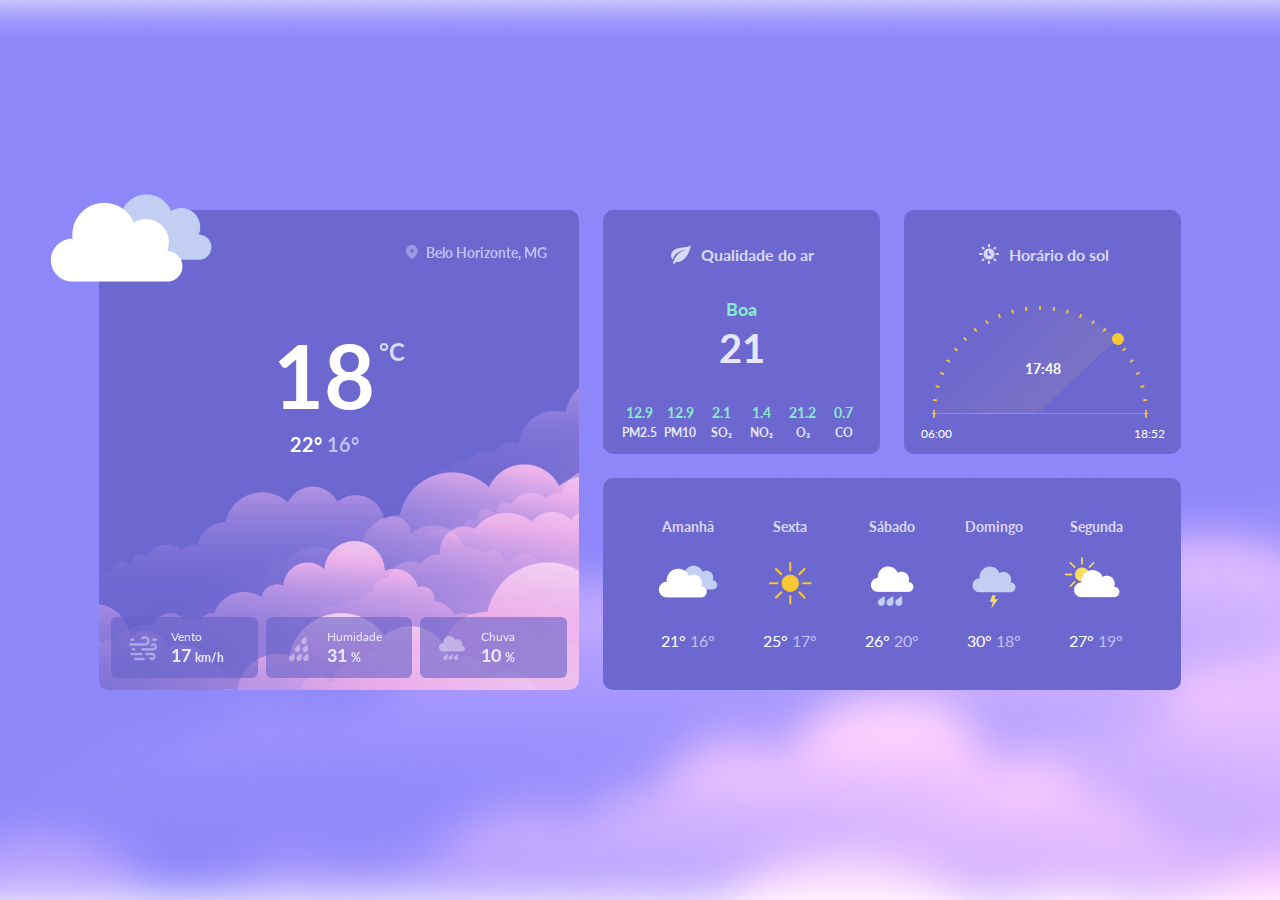
<file: puro/index.html>
<!DOCTYPE html>
<html lang="pt-br">
  <head>
    <link rel="preconnect" href="https://fonts.googleapis.com" />
    <link rel="preconnect" href="https://fonts.gstatic.com" crossorigin />
    <link
      href="https://fonts.googleapis.com/css2?family=Lato:wght@400;700&display=swap"
      rel="stylesheet"
    />
    <meta charset="UTF-8" />
    <meta name="viewport" content="width=device-width, initial-scale=1.0" />
    <title>Página de clima</title>
    <link rel="stylesheet" href="style.css" />
  </head>
  <body>
    <main>
      <section class="temperature-now">
        <div class="location">
          <img src="./assets/pin.png" alt="icone de localizacao" />
          <strong>Belo Horizonte, MG</strong>
        </div>
        <div class="temp">
          <div class="number">
            18
            <div class="maxmin">22° <span> 16° </span></div>
          </div>
          <div class="celsius">°C</div>
        </div>
        <div class="statistics">
          <div class="stats">
            <img src="./assets/wind.png" alt="icone de vento" />
            <div class="info">
              <p>Vento</p>
              <h5>17 <span>km/h</span></h5>
            </div>
          </div>
          <div class="stats">
            <img src="./assets/humidity.png" alt="icone de humidade" />
            <div class="info">
              <p>Humidade</p>
              <h5>31 <span>%</span></h5>
            </div>
          </div>
          <div class="stats">
            <img src="./assets/rain.png" alt="icone de chuva" />
            <div class="info">
              <p>Chuva</p>
              <h5>10 <span>%</span></h5>
            </div>
          </div>
        </div>
      </section>
      <section>
        <div class="air-quality">
          <h2 class="title">
            <img src="./assets/leaf.png" alt="icone de folha">
            Qualidade do ar
          </h2>
          <p class="good">Boa</p>
          <p class="number">21</p>
          <div class="info">
            <div class="number">
              <p>12.9</p>
              <small>PM2.5</small>
            </div>
            <div class="number">
              <p>12.9</p>
              <small>PM10</small>
            </div>
            <div class="number">
              <p>2.1</p>
              <small>SO₂</small>
            </div>
            <div class="number">
              <p>1.4</p>
              <small>NO₂</small>
            </div>
            <div class="number">
              <p>21.2</p>
              <small>O₃</small>
            </div>
            <div class="number">
              <p>0.7</p>
              <small>CO</small>
            </div>
          </div>
      </section>
      <section class="sun-time">
        <h2 class="title">
          <img src="./assets/time.png" alt="Ícone de um sol com um relógio dentro">
          Horário do sol
        </h2>
        <div class="sun-chart-wrapper">
          <div class="sun-chart">
            <div class="chart">
            <img src="./assets/sun-chart.png" alt="Imagem de um gráfico semi circulo com traços">
            </div>
            <time class="now">17:48</time>
          </div>
        </div>
        <div class="time">
          <div class="sunrise">06:00</div>
          <div class="sunset">18:52</div>
        </div>
      </section>
      <section class="week-weather">
        <div class="day">
          <h4 class="title">Amanhã</h4>
            <img src="./assets/weather-clouds.png" alt="">
            <p class="maxmin">21° <span>16°</span></p>
        </div>
        <div class="day">
          <h4 class="title">Sexta</h4>
            <img src="./assets/weather-sun.png" alt="">
            <p class="maxmin">25° <span>17°</span></p>
        </div>
        <div class="day">
          <h4 class="title">Sábado</h4>
            <img src="./assets/weather-rain.png" alt="">
            <p class="maxmin">26° <span>20°</span></p>
        </div>
        <div class="day">
          <h4 class="title">Domingo</h4>
            <img src="./assets/weather-storm.png" alt="">
            <p class="maxmin">30° <span>18°</span></p>
        </div>
        <div class="day">
          <h4 class="title">Segunda</h4>
            <img src="./assets/weather-cloudy.png" alt="">
            <p class="maxmin">27° <span>19°</span></p>
        </div>
      </section>
    </main>
  </body>
</html>
</file>
<file: puro/style.css>
* {
  margin: 0;
  padding: 0;
  box-sizing: border-box;
  -webkit-font-smoothing: antialiased;
  -moz-osx-font-smoothing: grayscale;
}

:root {
  font-size: 62.5%;
  font-family: "Lato", sans-serif;
}

body {
  font-size: 1.6rem;
}

main {
  background: url(./assets/Background.png) no-repeat center/cover;
  min-height: 100vh;
  display: grid;
  place-content: center;
  gap: 2.4rem;
  padding: 6.4rem;
}

section {
  background: #6d67d0;
  backdrop-filter: blur(1rem);
  border-radius: 1rem;
}

.temperature-now {
  background: url(./assets/TemperatureNow.png);
  position: relative;
  display: grid;
  grid-template-rows: max-content 1fr max-content;
}

.temperature-now::before {
  content: "";
  width: 17.6rem;
  height: 17.6rem;
  background: url(./assets/weather.png) no-repeat;
  position: absolute;
  top: -5.6rem;
  left: -5.6rem;
}

.location {
  justify-self: end;
  padding: 3.2rem 3.2rem 0;
  display: flex;
  align-items: center;
  gap: 0.4rem;
}

.location strong {
  font-size: 1.4rem;
  color: #c2bff4;
}

.temp {
  text-align: center;
  margin: 6rem;
  font-weight: 700;
  display: flex;
  justify-content: center;
  gap: 0.4rem;
}

.temp .number {
  text-align: center;
  font-size: 8.8rem;
  color: white;
  display: flex;
  flex-direction: column;
  gap: 0.4rem;
}

.temp .number .maxmin {
  font-size: 2rem;
}

.temp .number .maxmin span {
  color: #c2bff4;
}

.celsius {
  font-size: 2.4rem;
  color: #dad8f7;
  margin-top: 1.5rem;
}

.statistics {
  padding: 1.2rem;
  display: flex;
  gap: 0.8rem;
}

.stats {
  flex: 1;
  padding: 1.2rem 1.6rem;
  background: rgba(102, 96, 200, 0.6);
  border-radius: 0.6rem;
  display: flex;
  align-items: center;
  gap: 1.2rem;
}

.stats .info {
  color: #e7e6fb;
}

.stats h5 span,
.stats .info p {
  font-size: 1.2rem;
}

.stats .info h5 {
  font-size: 1.8rem;
  display: flex;
  align-items: baseline;
  gap: 0.4rem;
}

/* AIR QUALITY */
.air-quality {
  font-weight: 700;
  text-align: center;
  display: grid;
}

h2.title {
  font-size: 1.6rem;
  color: #dad8f7;
  display: flex;
  align-items: center;
  gap: 0.8rem;
  justify-content: center;
  margin-top: 3.2rem;
}

.air-quality .good {
  margin-top: 3.2rem;
  font-size: 1.8rem;
  color: #87ebcd;
}

.air-quality > .number {
  margin-top: 0.4rem;
  font-size: 4rem;
  color: #e7e7fb;
}

.air-quality .info {
  display: flex;
  align-items: center;
  margin-top: 3.2rem;
  padding: 0 1.6rem 1.6rem;
}

.air-quality .info .number {
  flex: 1;
}

.air-quality .info p {
  color: #87ebcd;
  font-size: 1.4rem;
}

.air-quality .info small {
  font-size: 1.2rem;
  color: #e7e7fb;
}

/* SUN TIME */
.sun-chart-wrapper {
  margin-top: 4rem;
  height: 11rem;
}

.sun-chart {
  --pos-x: 75;
  margin: auto;
  width: 21.6rem;
  height: 21.6rem;

  position: relative;
}

.sun-chart::before {
  content: "";
  width: 1.2rem;
  height: 1.2rem;
  position: absolute;
  background: #f6c833;
  border-radius: 50%;

  top: 50%;
  left: 50%;
  margin: -0.6rem;

  transform: rotate(calc(1deg * (((100 - var(--pos-x)) / -100) * 180)))
    translate(10.6rem);
}

.chart {
  width: 21.6rem;
  height: 10.8rem;
  overflow: hidden;
}

.chart::before {
  content: "";
  width: 21rem;
  height: 21rem;

  display: block;
  border-radius: 50%;

  background: linear-gradient(
    180deg,
    rgba(251, 219, 96, 0.2) 0%,
    rgba(251, 219, 96, 0) 101.89%
  );

  --mask: linear-gradient(0deg, white 50%, transparent 0%);
  mask: var(--mask);
  -webkit-mask: var(--mask);

  rotate: calc(1.825deg * var(--pos-x));
}

.chart img {
  position: absolute;
  top: 0;
  left: -1%;
}

time.now {
  position: absolute;
  top: 25%;
  left: 50%;
  transform: translate(-50%);
  color: white;
  font-size: 1.4rem;
  font-weight: 700;
}

.time {
  font-size: 1.2rem;
  color: white;
  display: flex;
  align-items: center;
  justify-content: space-between;
  margin: 1rem auto 0;
  padding: 0 1.6rem 1.6rem;
  max-width: 27.6rem;
}

/* Week Weather */

.week-weather {
  padding: 4rem;
  display: flex;
  gap: 1.2rem;
}

.day {
  flex: 1;
  display: grid;
  justify-items: center;
  gap: 1.6rem;
}

h4.title {
  font-size: 1.4rem;
  color: #DAD8F7;
}

.day .maxmin{
  font-size: 700;
  color: white;
  font-size: 1.6rem;
}

.day .maxmin span {
   color: #C2BFF4;
}

@media (min-width: 1200px) {
  main {
    grid-template-columns: 48rem 27.7rem 27.7rem;
    grid-template-rows: 24.4rem 21.2rem;
  }

  .temperature-now {
     grid-row: 1/3;
  }

  .week-weather {
    grid-column: 2/4;
  }
}
</file>
